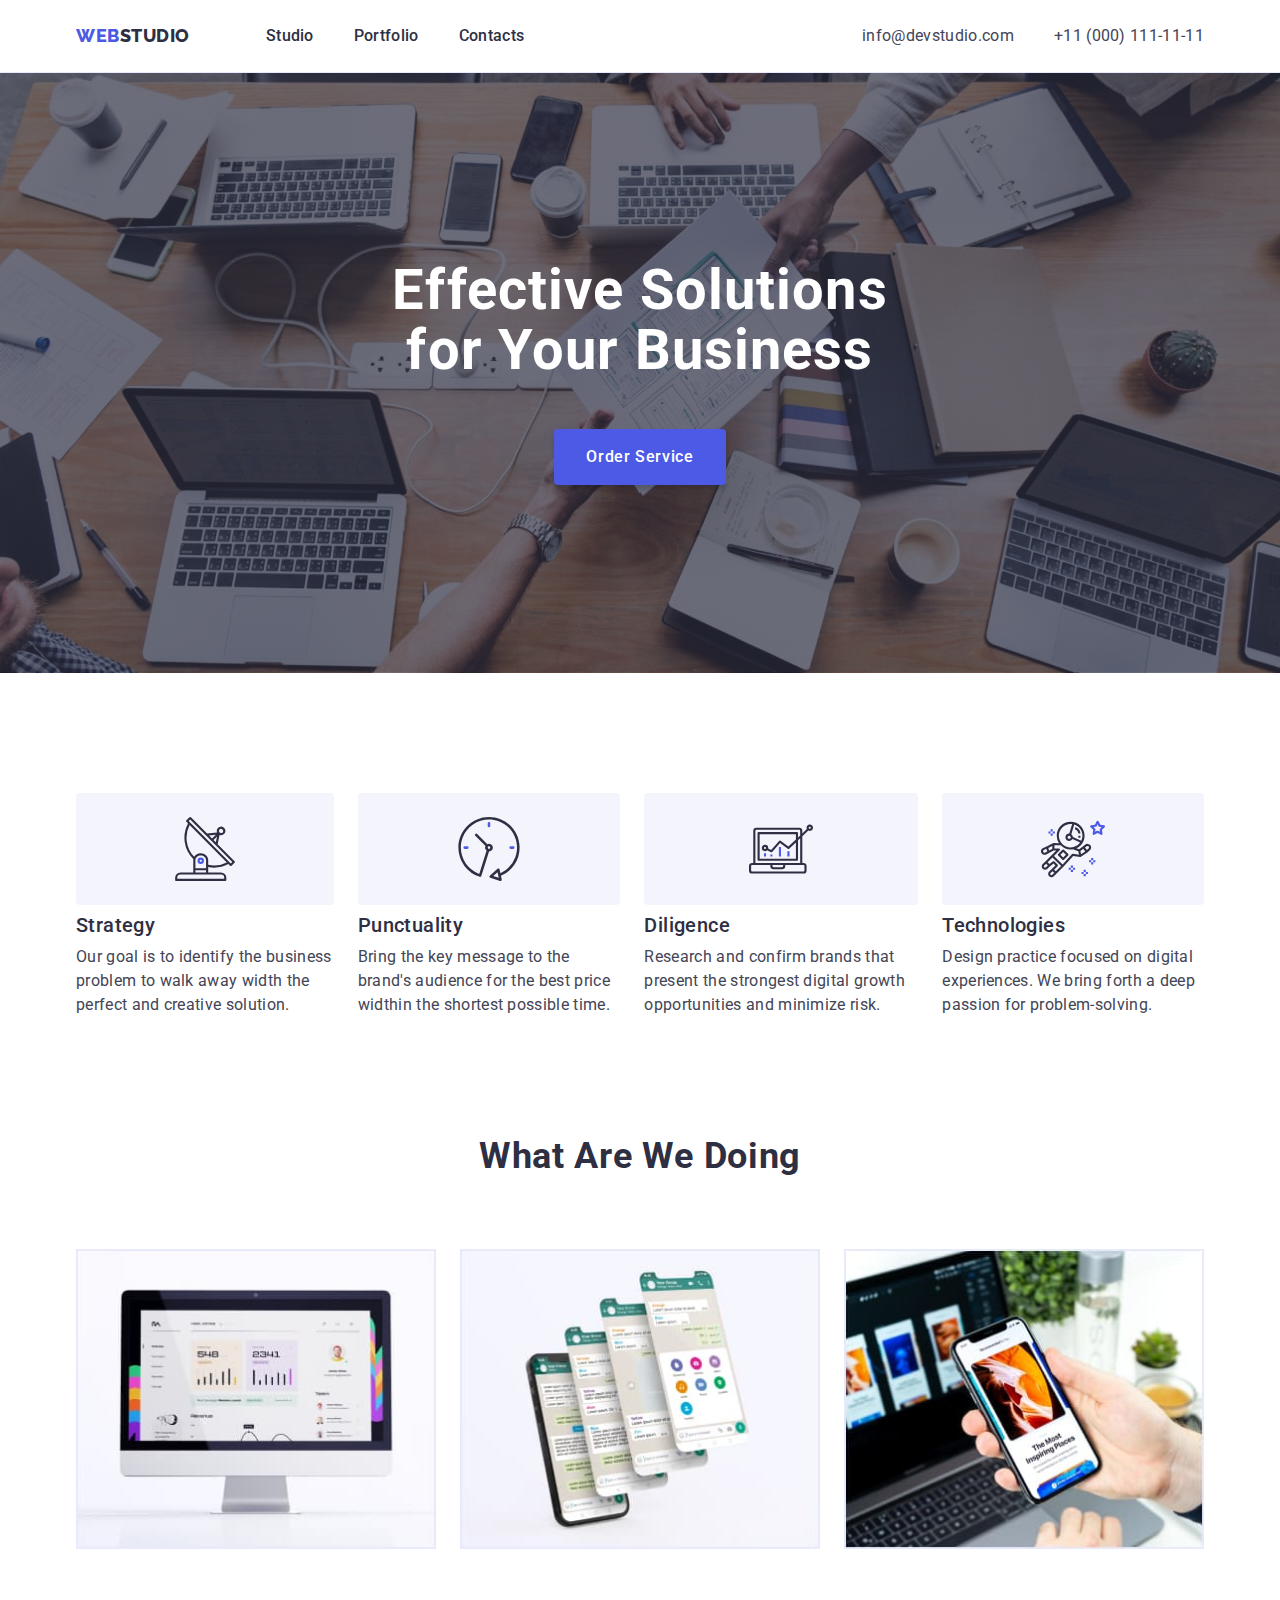
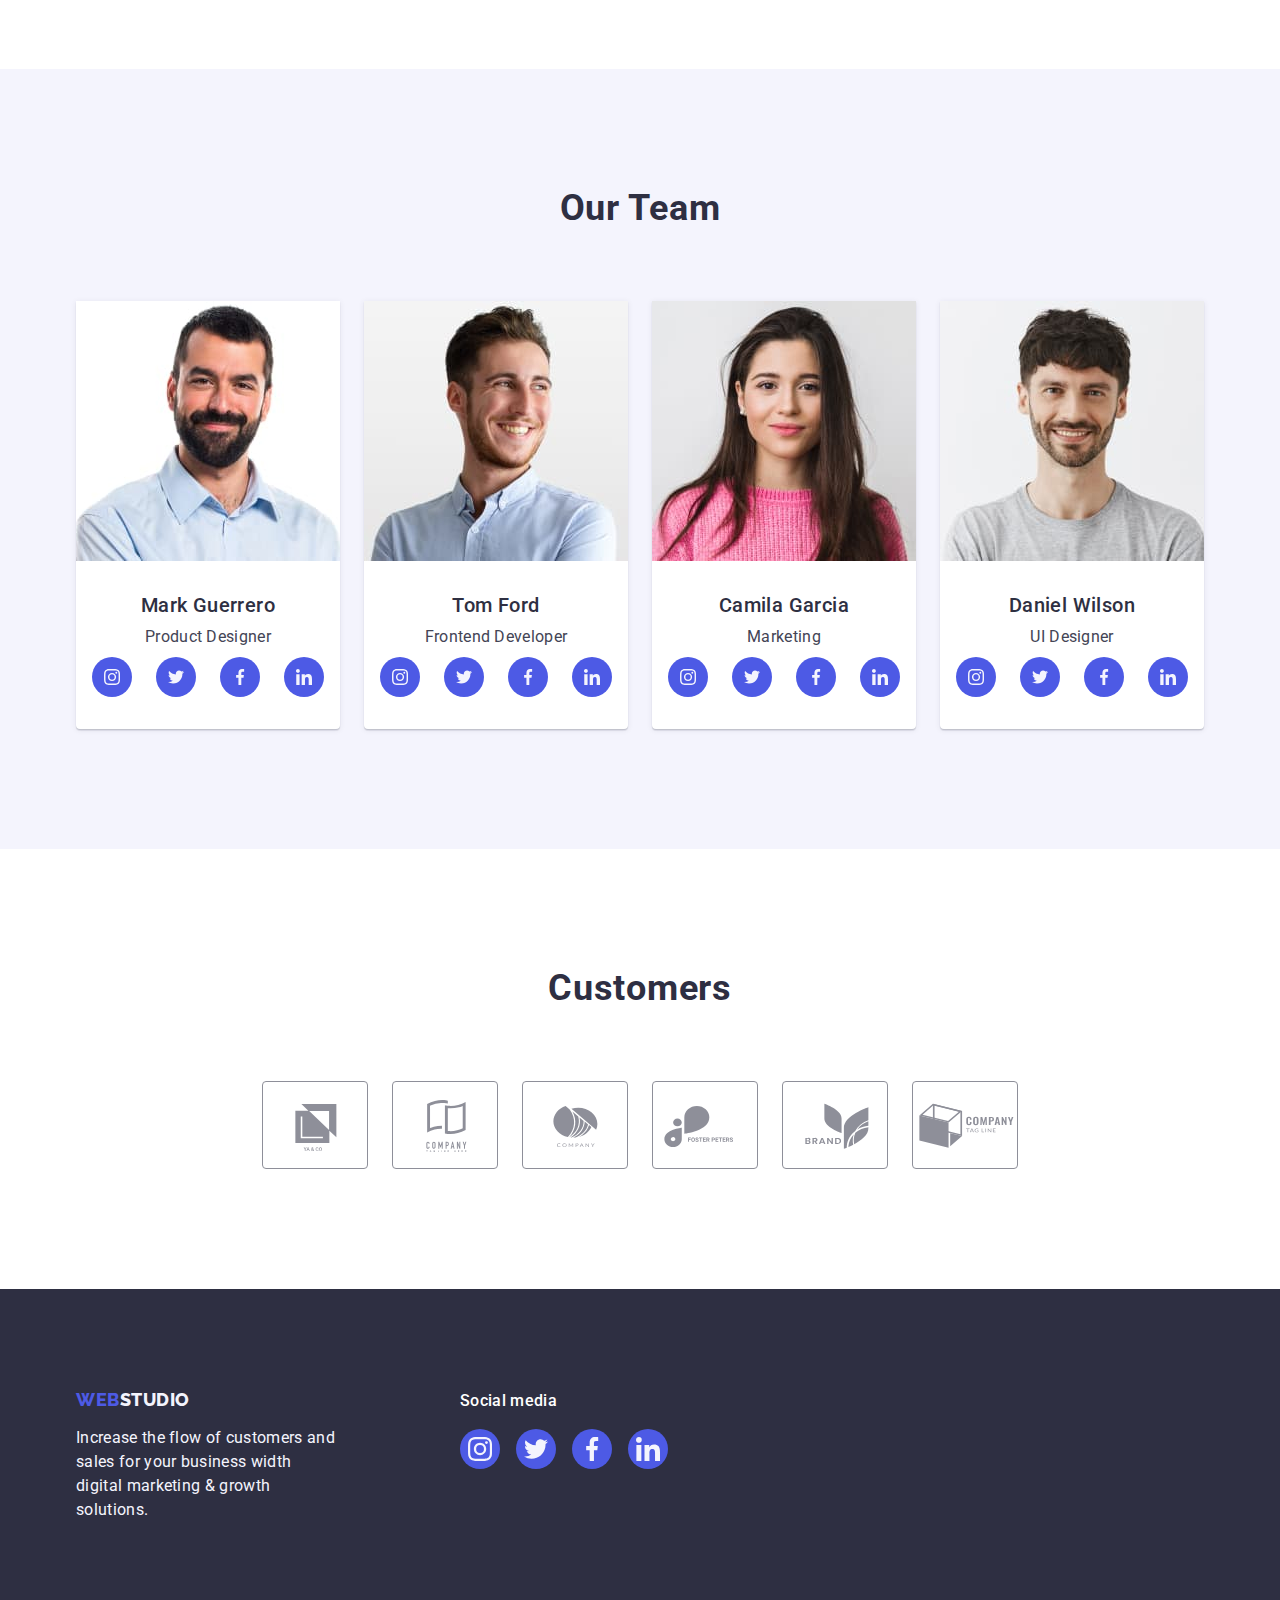
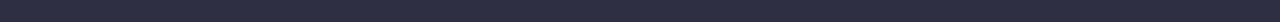
<file: index.html>
<!DOCTYPE html>
<html lang="en">
  <head>
    <meta charset="UTF-8" />
    <meta http-equiv="X-UA-Compatible" content="IE=edge" />
    <meta name="viewport" content="width=device-width, initial-scale=1.0" />
    <title>Web Studio</title>
    <!-- Links to fonts  -->
    <link rel="preconnect" href="https://fonts.googleapis.com" />
    <link rel="preconnect" href="https://fonts.gstatic.com" crossorigin />
    <link
      href="https://fonts.googleapis.com/css2?family=Raleway:wght@800&family=Roboto:wght@400;500;700&display=swap"
      rel="stylesheet"
    />
    <!-- Link to normalize  -->
    <link
      rel="stylesheet"
      href="https://cdn.jsdelivr.net/npm/modern-normalize@1.1.0/modern-normalize.min.css"
    />
    <!-- Link to css  -->
    <link rel="stylesheet" href="./css/styles.css" />
  </head>

  <body>
    <!-- Header  -->
    <header class="header">
      <div class="header-container container">
        <nav class="header-nav">
          <a class="logo header-logo link" href="./index.html">Web<span class="logo-studio">Studio</span></a>
          <ul class="nav-list list">
            <li class="nav-list-item">
              <a class="nav-link link" href="./index.html">Studio</a>
            </li>
            <li class="nav-list-item">
              <a class="nav-link link" href="./portfolio.html">Portfolio</a>
            </li>
            <li class="nav-list-item">
              <a class="nav-link link" href="">Contacts</a>
            </li>
          </ul>
        </nav>
        <address class="contacts">
          <ul class="contacts-list list">
            <li class="contact-item">
              <a class="contacts-item-link link" href="mailto:info@devstudio.com">
                info@devstudio.com
              </a>
            </li>
            <li class="contact-item">
              <a class="contacts-item-link link" href="tel:+110001111111">+11 (000) 111-11-11</a>
            </li>
          </ul>
        </address>
      </div>
    </header>
    <!-- Main  -->
    <main>
      <!-- Hero section  -->
      <section class="hero section">
        <div class="hero-container container">
          <h1 class="hero-title">Effective Solutions for Your Business</h1>
          <button class="btn-order" type="button">Order Service</button>
        </div>
      </section>
      <!-- Features section -->
      <section class="features section">
        <div class="features-container container">
          <h2 class="visually-hidden">Features</h2>
          <ul class="features-list list">
            <li class="features-list-item">
              <div class="icon-container">
                <svg class="features-icon" width="64" height="64">
                  <use href="./images/icons.svg#antenna"></use>
                </svg>
              </div>
              <h3 class="features-list-title title">Strategy</h3>
              <p class="features-list-subtitle">
                Our goal is to identify the business problem to walk away width the perfect and
                creative solution.
              </p>
            </li>
            <li class="features-list-item">
              <div class="icon-container">
                <svg class="features-icon" width="64" height="64">
                  <use href="./images/icons.svg#clock"></use>
                </svg>
              </div>
              <h3 class="features-list-title title">Punctuality</h3>
              <p class="features-list-subtitle">
                Bring the key message to the brand's audience for the best price widthin the
                shortest possible time.
              </p>
            </li>
            <li class="features-list-item">
              <div class="icon-container">
                <svg class="features-icon" width="64" height="64">
                  <use href="./images/icons.svg#diagram"></use>
                </svg>
              </div>
              <h3 class="features-list-title title">Diligence</h3>
              <p class="features-list-subtitle">
                Research and confirm brands that present the strongest digital growth opportunities
                and minimize risk.
              </p>
            </li>
            <li class="features-list-item">
              <div class="icon-container">
                <svg class="features-icon" width="64" height="64">
                  <use href="./images/icons.svg#astronaut"></use>
                </svg>
              </div>
              <h3 class="features-list-title title">Technologies</h3>
              <p class="features-list-subtitle">
                Design practice focused on digital experiences. We bring forth a deep passion for
                problem-solving.
              </p>
            </li>
          </ul>
        </div>
      </section>
      <!-- What Are We Doing Section -->
      <section class="overview-section section">
        <div class="overview-container container">
          <h2 class="overview-title section-title">What are we doing</h2>
          <ul class="list-overview list">
            <li class="list-overview-item">
              <img class="list-overview-img"
                src="./images/what-are-we-doing/img-1.jpg"
                alt="Data Analytics"
                width="360"
                height="300"
              />
            </li>
            <li class="list-overview-item">
              <img class="list-overview-img"
                src="./images/what-are-we-doing/img-2.jpg"
                alt="Mobile Data"
                width="360"
                height="300"
              />
            </li>
            <li class="list-overview-item">
              <img class="list-overview-img"
                src="./images/what-are-we-doing/img-3.jpg"
                alt="PC image"
                width="360"
                height="300"
              />
            </li>
          </ul>
        </div>
      </section>
      <!-- Our Team section -->
      <section class="team-section section">
        <div class="team-container container">
          <h2 class="team-title section-title">Our Team</h2>
          <ul class="team-list list">
            <li class="team-list-item">
              <img
                class="team-img"
                src="./images/our-team/mark-guerrero.jpg"
                alt="Mark Guerrero"
                width="264"
                height="260"
              />
              <div class="team-item-container">
                <h3 class="employee-title title">Mark Guerrero</h3>
                <p class="employee-subtitle subtitle">Product Designer</p>
                <ul class="socials-list list">
                  <li class="socials-item">
                    <a
                      class="socials-link link"
                      href=""
                      target="_blank"
                      rel="noopener noreferrer"
                      aria-label="Instagram icon"
                    >
                      <svg class="socials-icon" width="16" height="16">
                        <use href="./images/icons.svg#instagram"></use>
                      </svg>
                    </a>
                  </li>
                  <li class="socials-item">
                    <a
                      class="socials-link link"
                      href=""
                      target="_blank"
                      rel="noopener noreferrer"
                      aria-label="Twitter icon"
                    >
                      <svg class="socials-icon" width="16" height="16">
                        <use href="./images/icons.svg#twitter"></use>
                      </svg>
                    </a>
                  </li>
                  <li class="socials-item">
                    <a
                      class="socials-link link"
                      href=""
                      target="_blank"
                      rel="noopener noreferrer"
                      aria-label="Facebook icon"
                    >
                      <svg class="socials-icon" width="16" height="16">
                        <use href="./images/icons.svg#facebook"></use>
                      </svg>
                    </a>
                  </li>
                  <li class="socials-item">
                    <a
                      class="socials-link link"
                      href=""
                      target="_blank"
                      rel="noopener noreferrer"
                      aria-label="Linkedin icon"
                    >
                      <svg class="socials-icon" width="16" height="16">
                        <use href="./images/icons.svg#linkedin"></use>
                      </svg>
                    </a>
                  </li>
                </ul>
              </div>
            </li>
            <li class="team-list-item">
              <img
                class="team-img"
                src="./images/our-team/tom-ford.jpg"
                alt="Tom Ford"
                width="264"
                height="260"
              />
              <div class="team-item-container">
                <h3 class="employee-title title">Tom Ford</h3>
                <p class="employee-subtitle subtitle">Frontend Developer</p>
                <ul class="socials-list list">
                  <li class="socials-item">
                    <a
                      class="socials-link link"
                      href=""
                      target="_blank"
                      rel="noopener noreferrer"
                      aria-label="Instagram icon"
                    >
                      <svg class="socials-icon" width="16" height="16">
                        <use href="./images/icons.svg#instagram"></use>
                      </svg>
                    </a>
                  </li>
                  <li class="socials-item">
                    <a
                      class="socials-link link"
                      href=""
                      target="_blank"
                      rel="noopener noreferrer"
                      aria-label="Twitter icon"
                    >
                      <svg class="socials-icon" width="16" height="16">
                        <use href="./images/icons.svg#twitter"></use>
                      </svg>
                    </a>
                  </li>
                  <li class="socials-item">
                    <a
                      class="socials-link link"
                      href=""
                      target="_blank"
                      rel="noopener noreferrer"
                      aria-label="Facebook icon"
                    >
                      <svg class="socials-icon" width="16" height="16">
                        <use href="./images/icons.svg#facebook"></use>
                      </svg>
                    </a>
                  </li>
                  <li class="socials-item">
                    <a
                      class="socials-link link"
                      href=""
                      target="_blank"
                      rel="noopener noreferrer"
                      aria-label="Linkedin icon"
                    >
                      <svg class="socials-icon" width="16" height="16">
                        <use href="./images/icons.svg#linkedin"></use>
                      </svg>
                    </a>
                  </li>
                </ul>
              </div>
            </li>
            <li class="team-list-item">
              <img
                class="team-img"
                src="./images/our-team/camila-garcia.jpg"
                alt="Camila Garcia"
                width="264"
                height="260"
              />
              <div class="team-item-container">
                <h3 class="employee-title title">Camila Garcia</h3>
                <p class="employee-subtitle subtitle">Marketing</p>
                <ul class="socials-list list">
                  <li class="socials-item">
                    <a
                      class="socials-link link"
                      href=""
                      target="_blank"
                      rel="noopener noreferrer"
                      aria-label="Instagram icon"
                    >
                      <svg class="socials-icon" width="16" height="16">
                        <use href="./images/icons.svg#instagram"></use>
                      </svg>
                    </a>
                  </li>
                  <li class="socials-item">
                    <a
                      class="socials-link link"
                      href=""
                      target="_blank"
                      rel="noopener noreferrer"
                      aria-label="Twitter icon"
                    >
                      <svg class="socials-icon" width="16" height="16">
                        <use href="./images/icons.svg#twitter"></use>
                      </svg>
                    </a>
                  </li>
                  <li class="socials-item">
                    <a
                      class="socials-link link"
                      href=""
                      target="_blank"
                      rel="noopener noreferrer"
                      aria-label="Facebook icon"
                    >
                      <svg class="socials-icon" width="16" height="16">
                        <use href="./images/icons.svg#facebook"></use>
                      </svg>
                    </a>
                  </li>
                  <li class="socials-item">
                    <a
                      class="socials-link link"
                      href=""
                      target="_blank"
                      rel="noopener noreferrer"
                      aria-label="Linkedin icon"
                    >
                      <svg class="socials-icon" width="16" height="16">
                        <use href="./images/icons.svg#linkedin"></use>
                      </svg>
                    </a>
                  </li>
                </ul>
              </div>
            </li>
            <li class="team-list-item">
              <img
                class="team-img"
                src="./images/our-team/daniel-wilson.jpg"
                alt="Daniel Wilson"
                width="264"
                height="260"
              />
              <div class="team-item-container">
                <h3 class="employee-title title">Daniel Wilson</h3>
                <p class="employee-subtitle subtitle">UI Designer</p>
                <ul class="socials-list list">
                  <li class="socials-item list">
                    <a
                      class="socials-link link"
                      href=""
                      target="_blank"
                      rel="noopener noreferrer"
                      aria-label="Instagram icon"
                    >
                      <svg class="socials-icon" width="16" height="16">
                        <use href="./images/icons.svg#instagram"></use>
                      </svg>
                    </a>
                  </li>
                  <li class="socials-item list">
                    <a
                      class="socials-link link"
                      href=""
                      target="_blank"
                      rel="noopener noreferrer"
                      aria-label="Twitter icon"
                    >
                      <svg class="socials-icon" width="16" height="16">
                        <use href="./images/icons.svg#twitter"></use>
                      </svg>
                    </a>
                  </li>
                  <li class="socials-item list">
                    <a
                      class="socials-link link"
                      href=""
                      target="_blank"
                      rel="noopener noreferrer"
                      aria-label="Facebook icon"
                    >
                      <svg class="socials-icon" width="16" height="16">
                        <use href="./images/icons.svg#facebook"></use>
                      </svg>
                    </a>
                  </li>
                  <li class="socials-item list">
                    <a
                      class="socials-link link"
                      href=""
                      target="_blank"
                      rel="noopener noreferrer"
                      aria-label="Linkedin icon"
                    >
                      <svg class="socials-icon" width="16" height="16">
                        <use href="./images/icons.svg#linkedin"></use>
                      </svg>
                    </a>
                  </li>
                </ul>
              </div>
            </li>
          </ul>
        </div>
      </section>
      <!-- Customers Section -->
      <section class="customers-section section">
        <div class="customers-container container">
          <h2 class="customers-title section-title">Customers</h2>
          <ul class="customers-list list">
            <li class="customers-list-item">
              <a
                class="customers-list-link link"
                href=""
                target="_blank"
                rel="noopener noreferrer"
                aria-label="Instagram icon"
              >
                <svg class="customers-icon" width="104" height="56">
                  <use href="./images/icons.svg#logo-1"></use>
                </svg>
              </a>
            </li>

            <li class="customers-list-item">
              <a
                class="customers-list-link link"
                href=""
                target="_blank"
                rel="noopener noreferrer"
                aria-label="Instagram icon"
              >
                <svg class="customers-icon" width="104" height="56">
                  <use href="./images/icons.svg#logo-2"></use>
                </svg>
              </a>
            </li>

            <li class="customers-list-item">
              <a
                class="customers-list-link link"
                href=""
                target="_blank"
                rel="noopener noreferrer"
                aria-label="Instagram icon"
              >
                <svg class="customers-icon" width="104" height="56">
                  <use href="./images/icons.svg#logo-3"></use>
                </svg>
              </a>
            </li>

            <li class="customers-list-item">
              <a
                class="customers-list-link link"
                href=""
                target="_blank"
                rel="noopener noreferrer"
                aria-label="Instagram icon"
              >
                <svg class="customers-icon" width="104" height="56">
                  <use href="./images/icons.svg#logo-4"></use>
                </svg>
              </a>
            </li>

            <li class="customers-list-item">
              <a
                class="customers-list-link link"
                href=""
                target="_blank"
                rel="noopener noreferrer"
                aria-label="Instagram icon"
              >
                <svg class="customers-icon" width="104" height="56">
                  <use href="./images/icons.svg#logo-5"></use>
                </svg>
              </a>
            </li>

            <li class="customers-list-item">
              <a
                class="customers-list-link link"
                href=""
                target="_blank"
                rel="noopener noreferrer"
                aria-label="Instagram icon"
              >
                <svg class="customers-icon" width="104" height="56">
                  <use href="./images/icons.svg#logo-6"></use>
                </svg>
              </a>
            </li>
          </ul>
        </div>
      </section>
    </main>
    <!-- Footer section  -->
    <footer class="footer">
      <!-- Logo Section -->
      <div class="footer-container container">
        <div class="footer-thumb footer-thumb-position">
          <a class="logo logo-footer link" href="./index.html"
            >Web<span class="studio-footer">Studio</span></a
          >
          <p class="footer-subtitle subtitle">
            Increase the flow of customers and sales for your business width digital marketing &
            growth solutions.
          </p>
        </div>
        <!-- Social Media Section -->
        <div class="social-media-container">
          <p class="social-media-title">Social media</p>
          <ul class="socials-footer-list list">
            <li class="socials-footer-item item">
              <a
                class="socials-footer-link link"
                href=""
                target="_blank"
                rel="noopener noreferrer"
                aria-label="Instagram icon"
              >
                <svg class="socials-footer-icon" width="24" height="24">
                  <use href="./images/icons.svg#instagram"></use>
                </svg>
              </a>
            </li>

            <li class="socials-footer-item item">
              <a
                class="socials-footer-link link"
                href=""
                target="_blank"
                rel="noopener noreferrer"
                aria-label="Twitter icon"
              >
                <svg class="socials-footer-icon" width="24" height="24">
                  <use href="./images/icons.svg#twitter"></use>
                </svg>
              </a>
            </li>

            <li class="socials-footer-item item">
              <a
                class="socials-footer-link link"
                href=""
                target="_blank"
                rel="noopener noreferrer"
                aria-label="Facebook icon"
              >
                <svg class="socials-footer-icon" width="24" height="24">
                  <use href="./images/icons.svg#facebook"></use>
                </svg>
              </a>
            </li>

            <li class="socials-footer-item item">
              <a
                class="socials-footer-link link"
                href=""
                target="_blank"
                rel="noopener noreferrer"
                aria-label="Linkedin icon"
              >
                <svg class="socials-footer-icon" width="24" height="24">
                  <use href="./images/icons.svg#linkedin"></use>
                </svg>
              </a>
            </li>
          </ul>
        </div>
      </div>
    </footer>
  </body>
</html>
</file>
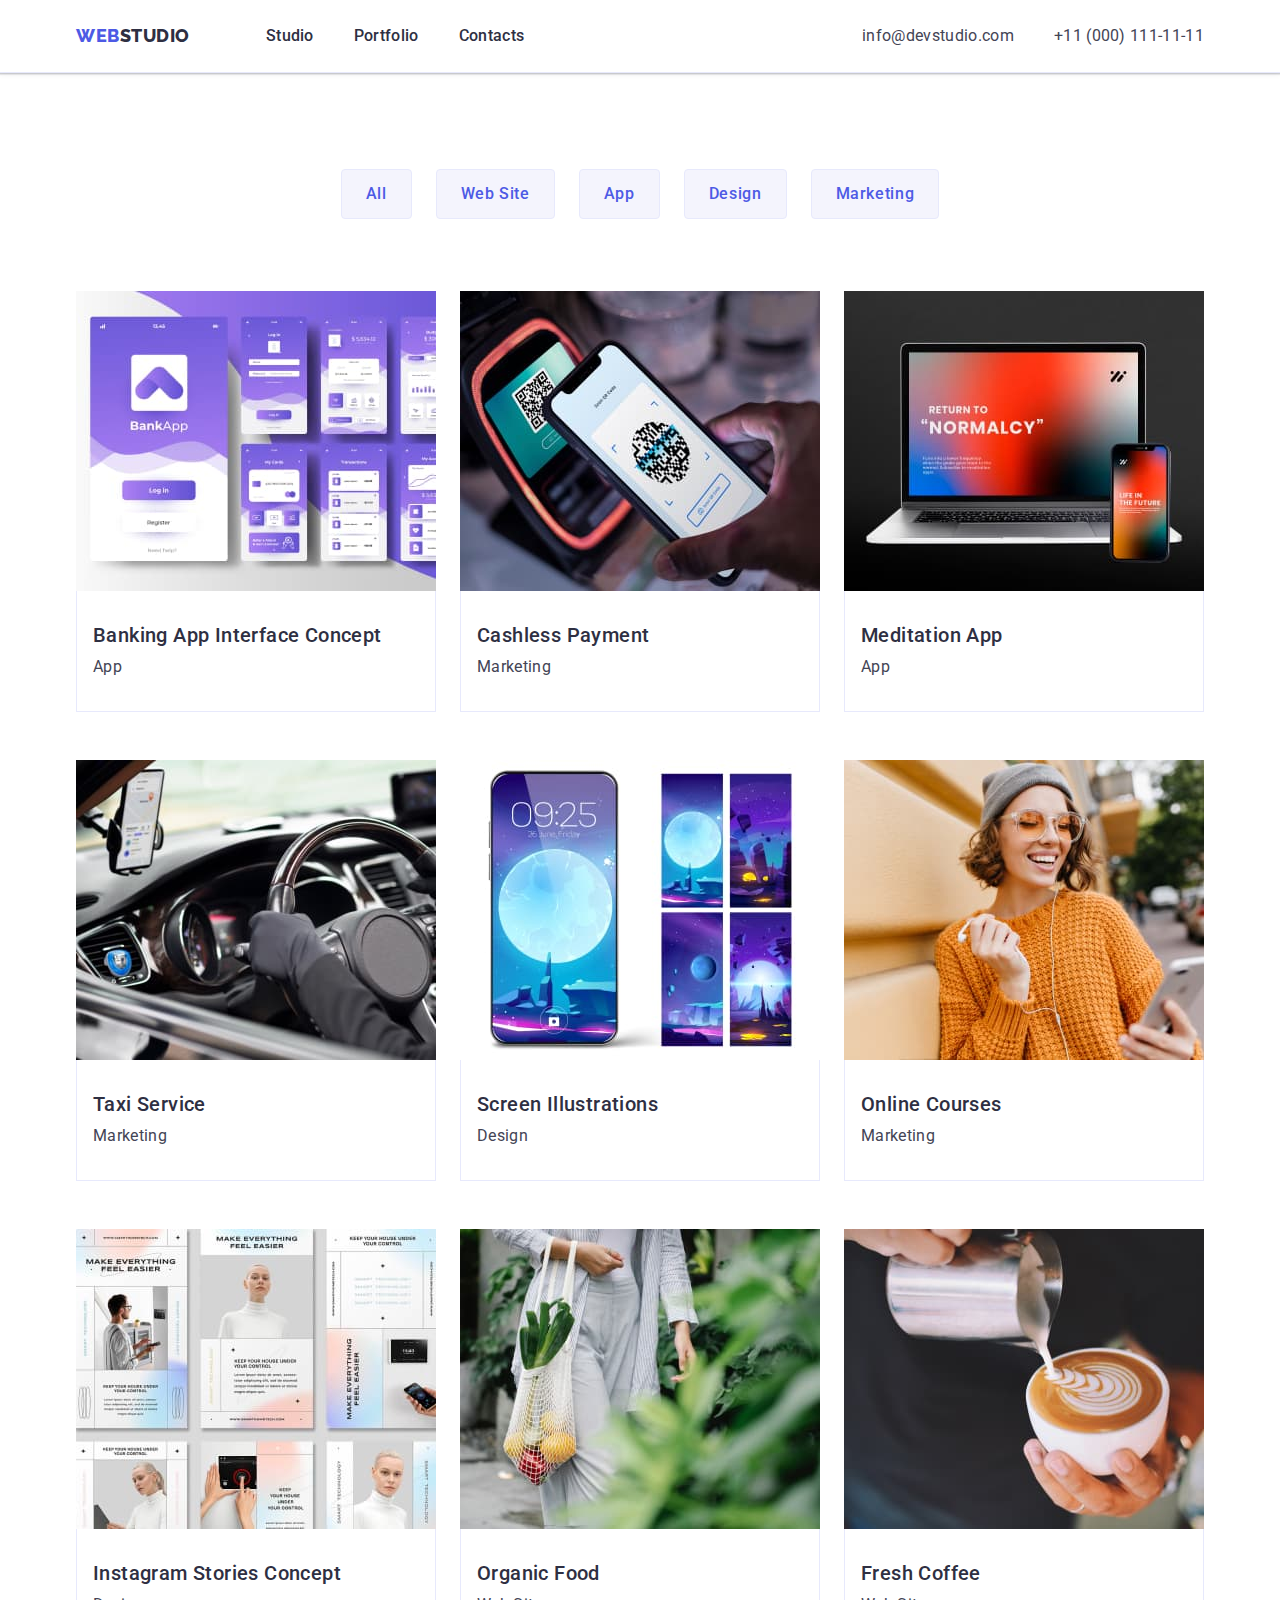
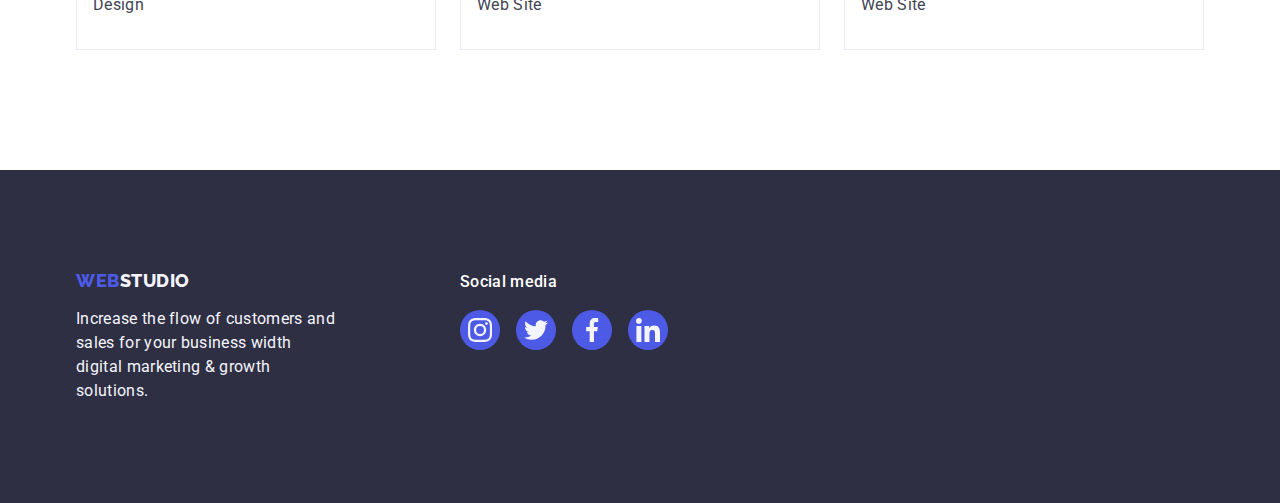
<file: portfolio.html>
<!DOCTYPE html>
<html lang="en">
  <head>
    <meta charset="UTF-8" />
    <meta http-equiv="X-UA-Compatible" content="IE=edge" />
    <meta name="viewport" content="width=device-width, initial-scale=1.0" />
    <title>Portfolio</title>
    <!-- Link to fonts  -->
    <link rel="preconnect" href="https://fonts.googleapis.com" />
    <link rel="preconnect" href="https://fonts.gstatic.com" crossorigin />
    <link
      href="https://fonts.googleapis.com/css2?family=Raleway:wght@800&family=Roboto:wght@400;500;700&display=swap"
      rel="stylesheet"
    />
    <!-- Link to normalize  -->
    <link
      rel="stylesheet"
      href="https://cdn.jsdelivr.net/npm/modern-normalize@1.1.0/modern-normalize.min.css"
    />
    <!-- Link to css  -->
    <link rel="stylesheet" href="./css/styles.css" />
  </head>

  <body>
    <!-- Header  -->
    <header class="header">
      <div class="header-container container">
        <nav class="header-nav">
          <a class="logo header-logo link" href="./index.html">Web<span class="logo-studio">Studio</span></a>
          <ul class="nav-list list">
            <li class="nav-list-item">
              <a class="nav-link link" href="./index.html">Studio</a>
            </li>
            <li class="nav-list-item">
              <a class="nav-link link" href="./portfolio.html">Portfolio</a>
            </li>
            <li class="nav-list-item">
              <a class="nav-link link" href="">Contacts</a>
            </li>
          </ul>
        </nav>
        <address class="contacts">
          <ul class="contacts-list list">
            <li class="contacts-item">
              <a class="contacts-item-link link" href="mailto:info@devstudio.com"
                >info@devstudio.com</a
              >
            </li>
            <li class="contacts-item">
              <a class="contacts-item-link link" href="tel:+110001111111">+11 (000) 111-11-11</a>
            </li>
          </ul>
        </address>
      </div>
    </header>
    <!-- Main  -->
    <main>
      <!-- Filter Section -->
      <section class="portfolio-section section">
        <div class="portfolio-section-container container">
          <h1 class="visually-hidden">Our works section</h1>
          <ul class="portfolio-btn-list list">
            <li class="portfolio-btn-item">
              <button type="button" class="btn-filter">All</button>
            </li>
            <li class="portfolio-btn-item">
              <button type="button" class="btn-filter">Web Site</button>
            </li>
            <li class="portfolio-btn-item">
              <button type="button" class="btn-filter">App</button>
            </li>
            <li class="portfolio-btn-item">
              <button type="button" class="btn-filter">Design</button>
            </li>
            <li class="portfolio-btn-item">
              <button type="button" class="btn-filter">Marketing</button>
            </li>
          </ul>
          <!-- Projects Section -->
          <ul class="projects-list list">
            <li class="projects-list-item">
              <a class="projects-link link" href="">
                <img
                  class="projects-img"
                  src="./images/images-portfolio/project-cards/img-1.jpg"
                  alt="Banking App Interface Concept"
                  width="360"
                  height="300"
                />
                <div class="projects-card">
                  <h2 class="project-title title">Banking App Interface Concept</h2>
                  <p class="project-subtitle">App</p>
                </div>
              </a>
            </li>
            <li class="projects-list-item">
              <a class="projects-link link" href="">
                <img
                  class="projects-img"
                  src="./images/images-portfolio/project-cards/img-2.jpg"
                  alt="Cashless Payment"
                  width="360"
                  height="300"
                />
                <div class="projects-card">
                  <h2 class="project-title title">Cashless Payment</h2>
                  <p class="project-subtitle">Marketing</p>
                </div>
              </a>
            </li>
            <li class="projects-list-item">
              <a class="projects-link link" href=""
                ><img
                  class="projects-img"
                  src="./images/images-portfolio/project-cards/img-3.jpg"
                  alt="Meditation App"
                  width="360"
                  height="300"
                />
                <div class="projects-card">
                  <h2 class="project-title title">Meditation App</h2>
                  <p class="project-subtitle">App</p>
                </div>
              </a>
            </li>
            <li class="projects-list-item">
              <a class="projects-link link" href=""
                ><img
                  class="projects-img"
                  src="./images/images-portfolio/project-cards/img-4.jpg"
                  alt="Taxi Service"
                  width="360"
                  height="300"
                />
                <div class="projects-card">
                  <h2 class="project-title title">Taxi Service</h2>
                  <p class="project-subtitle">Marketing</p>
                </div>
              </a>
            </li>
            <li class="projects-list-item">
              <a class="projects-link link" href=""
                ><img
                  class="projects-img"
                  src="./images/images-portfolio/project-cards/img-5.jpg"
                  alt="Screen Illustrations"
                  width="360"
                  height="300"
                />
                <div class="projects-card">
                  <h2 class="project-title title">Screen Illustrations</h2>
                  <p class="project-subtitle">Design</p>
                </div>
              </a>
            </li>
            <li class="projects-list-item">
              <a class="projects-link link" href=""
                ><img
                  class="projects-img"
                  src="./images/images-portfolio/project-cards/img-6.jpg"
                  alt="Online Courses"
                  width="360"
                  height="300"
                />
                <div class="projects-card">
                  <h2 class="project-title title">Online Courses</h2>
                  <p class="project-subtitle">Marketing</p>
                </div>
              </a>
            </li>
            <li class="projects-list-item">
              <a class="projects-link link" href=""
                ><img
                  class="projects-img"
                  src="./images/images-portfolio/project-cards/img-7.jpg"
                  alt="Instagram Stories Concept"
                  width="360"
                  height="300"
                />
                <div class="projects-card">
                  <h2 class="project-title title">Instagram Stories Concept</h2>
                  <p class="project-subtitle">Design</p>
                </div>
              </a>
            </li>
            <li class="projects-list-item">
              <a class="projects-link link" href=""
                ><img
                  class="projects-img"
                  src="./images/images-portfolio/project-cards/img-8.jpg"
                  alt="Organic Food"
                  width="360"
                  height="300"
                />
                <div class="projects-card">
                  <h2 class="project-title title">Organic Food</h2>
                  <p class="project-subtitle">Web Site</p>
                </div>
              </a>
            </li>
            <li class="projects-list-item">
              <a class="projects-link link" href=""
                ><img
                  class="projects-img"
                  src="./images/images-portfolio/project-cards/img-9.jpg"
                  alt="Fresh Coffee"
                  width="360"
                  height="300"
                />
                <div class="projects-card">
                  <h2 class="project-title title">Fresh Coffee</h2>
                  <p class="project-subtitle">Web Site</p>
                </div>
              </a>
            </li>
          </ul>
        </div>
      </section>
    </main>
    <!-- Footer section  -->
    <footer class="footer">
      <!-- Logo Section -->
      <div class="footer-container container">
        <div class="footer-thumb footer-thumb-position">
          <a class="logo logo-footer link" href="./index.html"
            >Web<span class="studio-footer">Studio</span></a
          >
          <p class="footer-subtitle subtitle">
            Increase the flow of customers and sales for your business width digital marketing &
            growth solutions.
          </p>
        </div>
        <!-- Social Media Section -->
        <div class="social-media-container">
          <p class="social-media-title">Social media</p>
          <ul class="socials-footer-list list">
            <li class="socials-footer-item item">
              <a
                class="socials-footer-link link"
                href=""
                target="_blank"
                rel="noopener noreferrer"
                aria-label="Instagram icon"
              >
                <svg class="socials-footer-icon" width="24" height="24">
                  <use href="./images/icons.svg#instagram"></use>
                </svg>
              </a>
            </li>

            <li class="socials-footer-item item">
              <a
                class="socials-footer-link link"
                href=""
                target="_blank"
                rel="noopener noreferrer"
                aria-label="Twitter icon"
              >
                <svg class="socials-footer-icon" width="24" height="24">
                  <use href="./images/icons.svg#twitter"></use>
                </svg>
              </a>
            </li>

            <li class="socials-footer-item item">
              <a
                class="socials-footer-link link"
                href=""
                target="_blank"
                rel="noopener noreferrer"
                aria-label="Facebook icon"
              >
                <svg class="socials-footer-icon" width="24" height="24">
                  <use href="./images/icons.svg#facebook"></use>
                </svg>
              </a>
            </li>

            <li class="socials-footer-item item">
              <a
                class="socials-footer-link link"
                href=""
                target="_blank"
                rel="noopener noreferrer"
                aria-label="Linkedin icon"
              >
                <svg class="socials-footer-icon" width="24" height="24">
                  <use href="./images/icons.svg#linkedin"></use>
                </svg>
              </a>
            </li>
          </ul>
        </div>
      </div>
    </footer>
  </body>
</html>
</file>
<file: css/styles.css>
/*
  |========================
  | Basic settings 
  |========================
*/

:root {
  /* Colors */
  --primary-brand: #4d5ae5; /*Iris clr*/ /*CTAs focused/active states, links*/
  --pressed-state: #404bbf; /*Ocean clr*/ /*CTAs*/
  --grey-bg: #2e2f42; /*Navy Blue clr*/ /*overlays, shadows, headings*/ /*Hero image background*/
  --valid-clr: #31d0aa; /*Green clr*/ /*Valid fields, Success messages*/
  --text-clr: #434455;
  --color-light-slate: #8e8f99; /*Helper text, Deemphasized text*/
  --color-cornflower: #e7e9fc; /*Accent color, Hairlines, Subtle backgrounds*/
  --color-cloud: #f4f4fd; /*Light mode backgrounds, Light mode Dialogs/alerts*/
  /* Fonts */
  --primary-font: 'Roboto', sans-serif;
  --secondary-font: 'Raleway', sans-serif;
  /* Backgrounds */
  --white-bg: #ffffff; /*White*/ /*Header, team card background*/
  --dairy-bg: #fcfcfc; /*Dairy*/ /*Modal background*/
    /* Shadow */
  --header-shadow: 0px 2px 1px rgba(46, 47, 66, 0.08),
    0px 1px 1px rgba(46, 47, 66, 0.16), 0px 1px 6px rgba(46, 47, 66, 0.08);
  --btn-order-shadow: 0px 4px 4px rgba(0, 0, 0, 0.15);
  --team-card-shadow: 0px 1px 6px rgba(46, 47, 66, 0.08),
    0px 1px 1px rgba(46, 47, 66, 0.16), 0px 2px 1px rgba(46, 47, 66, 0.08);
  --filter-shadow: 0px 3px 1px rgba(0, 0, 0, 0.1),
    0px 2px 1px rgba(0, 0, 0, 0.08), 0px 2px 2px rgba(0, 0, 0, 0.12);
  --project-shadow: 0px 1px 6px rgba(46, 47, 66, 0.08),
    0px 1px 1px rgba(46, 47, 66, 0.16), 0px 2px 1px rgba(46, 47, 66, 0.08);
  --bg-gradient: rgba(46, 47, 66, 0.7);
}

/* Reset */
h1,
h2,
h3,
h4,
h5,
h6,
p,
ul {
  margin: 0;
  padding: 0;
}

.list {
  list-style: none;
}

.link {
  text-decoration: none;
}

.visually-hidden {
  position: absolute;
  width: 1px;
  height: 1px;
  margin: -1px;
  border: 0;
  padding: 0;
  white-space: nowrap;
  clip-path: inset(100%);
  clip: rect(0 0 0 0);
  overflow: hidden;
}

.title {
  font-weight: 500;
  font-size: 20px;
  line-height: 1.2;
  letter-spacing: 0.02em;
  color: var(--grey-bg);
}

.section-title {
  margin-bottom: 72px;
  font-size: 36px;
  line-height: 1.11;
  letter-spacing: 0.02em;
  text-align: center;
  text-transform: capitalize;
  color: var(--grey-bg);
}

body {
  font-family: var(--primary-font);
  font-weight: 400;
  font-size: 16px;
  line-height: 1.5;
  letter-spacing: 0.02em;
  color: var(--text-clr);
  background-color: var(--white-bg);
}

.container {
  max-width: 1158px;
  padding-left: 15px;
  padding-right: 15px;
  margin: 0 auto;
}

.section {
  padding-top: 120px;
  padding-bottom: 120px;
}

.features-list,
.list-overview,
.team-list,
.socials-list,
.portfolio-btn-list,
.customers-list {
  display: flex;
  gap: 24px;
  justify-content: center;
  align-items: center;
}

.contacts-list,
.nav-list {
  display: flex;
  gap: 40px;
}

.list-overview-img,
.team-img,
.projects-img {
  display: block;
  max-width: 100%;
  height: auto;
}

/**
  |============================
  | Header Section
  |============================
*/

.header {
  border-bottom: 1px solid var(--color-cornflower);
  box-shadow: var(--header-shadow);
}

.header-container,
.header-nav {
  display: flex;
  align-items: center;
}

.logo {
  font-family: var(--secondary-font);
  font-weight: 800;
  font-size: 18px;
  line-height: 1.17;
  letter-spacing: 0.03em;
  text-transform: uppercase;
  color: var(--primary-brand);
}

.header-logo {
  margin-right: 76px;
}

.logo-studio {
  color: var(--grey-bg);
}
.nav-link {
  display: block;
  padding: 24px 0;

  font-weight: 500;
  color: var(--grey-bg);
}

.contacts {
  margin-left: auto;

  font-style: normal;
}
.contacts-item-link {
  display: block;
  padding: 24px 0;
  color: inherit;
}
.nav-link:hover,
.nav-link:focus,
.contacts-item-link:hover,
.contacts-item-link:focus {
  color: var(--pressed-state);
}

/**
  |============================
  | Hero Section
  |============================
*/

.hero {
  background-color: var(--grey-bg);
  max-width: 1440px;
  margin-left: auto;
  margin-right: auto;
  background-image: linear-gradient(var(--bg-gradient), var(--bg-gradient)),
    url('../images/hero-section/people-office.jpg');
  background-repeat: no-repeat;
  background-position: center;
  background-size: cover;
}

.hero-title {
  text-align: center;
  margin-right: auto;
  margin-left: auto;
  margin-bottom: 48px;
  max-width: 496px;
  font-size: 56px;
  line-height: 1.07;
  letter-spacing: 0.02em;
  color: var(--white-bg);
}

.btn-order {
  display: block;
  min-width: 169px;
  margin-left: auto;
  margin-right: auto;
  padding: 16px 32px;
  box-shadow: var(--btn-order-shadow);
  border-radius: 4px;
  border: none;
  font-family: inherit;
  font-weight: 500;
  font-size: 16px;
  line-height: 1.5;
  letter-spacing: 0.04em;
  cursor: pointer;
  color: var(--white-bg);
  background-color: var(--primary-brand);
}

.hero.section {
  padding-top: 188px;
  padding-bottom: 188px;
}
.btn-order:hover,
.btn-order:focus {
  background-color: var(--pressed-state);
}

/**
  |============================
  | Features Section
  |============================
*/

.features-list-item {
  width: calc((100%-72px) / 4);
}
.icon-container {
  display: flex;
  justify-content: center;
  align-items: center;
  height: 112px;
  margin-bottom: 8px;
  background: var(--color-cloud);
  border-radius: 4px;
}

.features-icon {
  object-fit: cover;
}
.features-list-title {
  margin-bottom: 8px;
}

/**
  |============================
  | Team Section
  |============================
*/

.overview-section.section {
  padding-top: 0;
}
.list-overview-item {
  width: calc((100%-48px) / 3);
  border: 1px solid var(--color-cornflower);
}

/**
  |============================
  | Team Section
  |============================
*/

.team-section {
  background-color: var(--color-cloud);
}
.team-list-item {
  width: calc((100%-72px) / 4);
  box-shadow: var(--team-card-shadow);
  border-radius: 0px 0px 4px 4px;
  background-color: var(--white-bg);
}
.team-item-container {
  padding: 32px 0;
  text-align: center;
  border-radius: 0px 0px 4px 4px;
}
.employee-title,
.employee-subtitle {
  margin-bottom: 8px;
}
.socials-item {
  width: 40px;
  height: 40px;
}
.socials-link {
  display: flex;
  justify-content: center;
  align-items: center;
  height: 100%;
  width: 100%;
  background-color: var(--primary-brand);
  color: var(--color-cloud);
  border-radius: 50%;
}
.socials-link:hover,
.socials-link:focus {
  background-color: var(--pressed-state);
}
.socials-icon {
  fill: currentColor;
  object-fit: cover;
}

/**
  |============================
  | Customers
  |============================
*/

.customers-title {
  line-height: 1.1;
}
.customers-list-item {
  width: calc((100%-24px * 5) / 6);
  height: 88px;
}
.customers-list-link {
  display: flex;
  justify-content: center;
  align-items: center;
  height: 100%;
  width: 100%;
  color: var(--color-light-slate);
  border: 1px solid var(--color-light-slate);
  border-radius: 4px;
}

.customers-list-link:hover,
.customers-list-link:focus {
  color: var(--pressed-state);
  border-color: var(--pressed-state);
}

.customers-icon {
  fill: currentColor;
  object-fit: cover;
}

/* Footer */

.footer {
  padding-top: 100px;
  padding-bottom: 100px;
  background-color: var(--grey-bg);
  color: var(--color-cloud);
}

.footer-container {
  display: flex;
  align-items: baseline;
}

.studio-footer {
  color: var(--color-cloud);
}

.logo-footer {
  display: inline-block;
  margin-bottom: 16px;
}

.footer-subtitle {
  max-width: 264px;
}

.footer-thumb-position {
  margin-right: 120px;
}

.social-media-title {
  margin-bottom: 16px;
  font-weight: 500;
  font-size: 16px;
  line-height: 1.5;
  letter-spacing: 0.02em;
  color: var(--white-bg);
}

.socials-footer-list {
  display: flex;
  gap: 16px;
}
.socials-footer-item  {
  width: 40px;
  height: 40px;
}
.socials-footer-link {
  display: flex;
  justify-content: center;
  align-items: center;
  height: 100%;
  width: 100%;
  background-color: var(--primary-brand);
  color: var(--color-cloud);
  border-radius: 50%;
}
.socials-footer-link:hover,
.socials-footer-link:focus {
  background-color: var(--valid-clr);
}
.socials-footer-icon {
  fill: currentColor;
  object-fit: cover;
}

/* --------------------------------
   Portfolio
   -------------------------------- */

.portfolio-section.section {
  padding-top: 96px;
}

/* Filter */

.btn-filter {
  padding: 12px 24px;
  font-family: inherit;
  font-weight: 500;
  font-size: 16px;
  line-height: 1.5;
  letter-spacing: 0.04em;
  cursor: pointer;
  color: var(--primary-brand);
  background: var(--color-cloud);
  border: 1px solid var(--color-cornflower);
  border-radius: 4px;
}

.btn-filter:hover,
.btn-filter:focus {
  color: var(--white-bg);
  background-color: var(--pressed-state);
  border: 1px solid transparent;
  box-shadow: var(--filter-shadow);
}

.portfolio-btn-list {
  margin-bottom: 72px;
  justify-content: center;
}

/* Projects */

.projects-list {
  display: flex;
  flex-wrap: wrap;
  column-gap: 24px;
  row-gap: 48px;
}
.projects-list-item {
  max-width: calc((100%-48px) / 3);
}
.projects-link {
  display: block;
}
.projects-link:hover,
.projects-link:focus {
  box-shadow: var(--project-shadow);
}
.projects-card {
  padding: 32px 16px;
  border: 1px solid var(--color-cornflower);
  border-top: none;
}
.project-title {
  margin-bottom: 8px;
}

.project-subtitle {
  font-size: 16px;
  line-height: 1.5;
  letter-spacing: 0.02em;
  color: var(--text-clr);
}


/**
    |!!!==PRACTICE ZONE==!!!
    | Роблю експеріменти з градієнтом
    |!!!==PRACTICE ZONE==!!!
  */

.overview-title {
  /* border: 20px dashed #fd1d1d;
  padding: 20px;
  background-clip: border-box;
  background-clip: padding-box; 
  background-clip: content-box; 
  background-clip: text;
  background-color: #833ab4;
  background-image: linear-gradient(to right, #fcb045, #fd1d1d, #833ab4);
  -webkit-background-clip: text;
  /color: transparent; */
}
</file>
